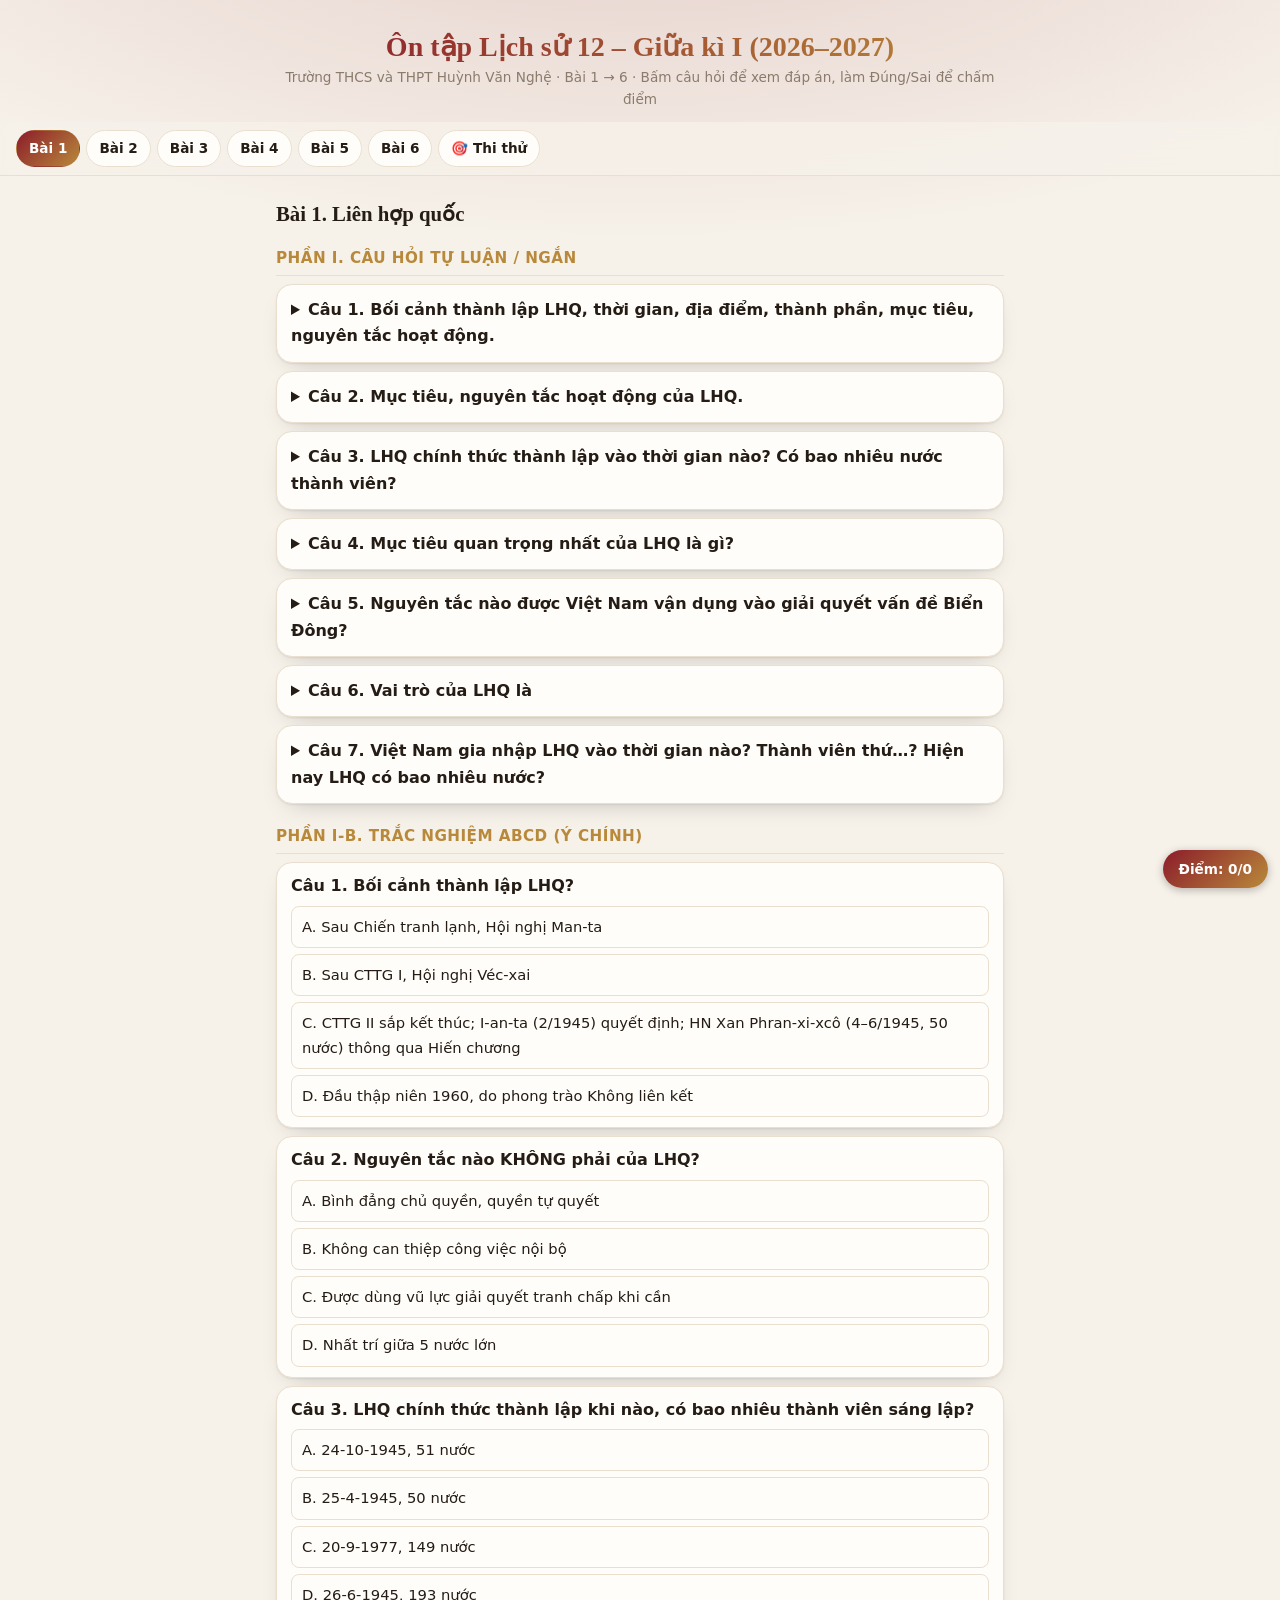
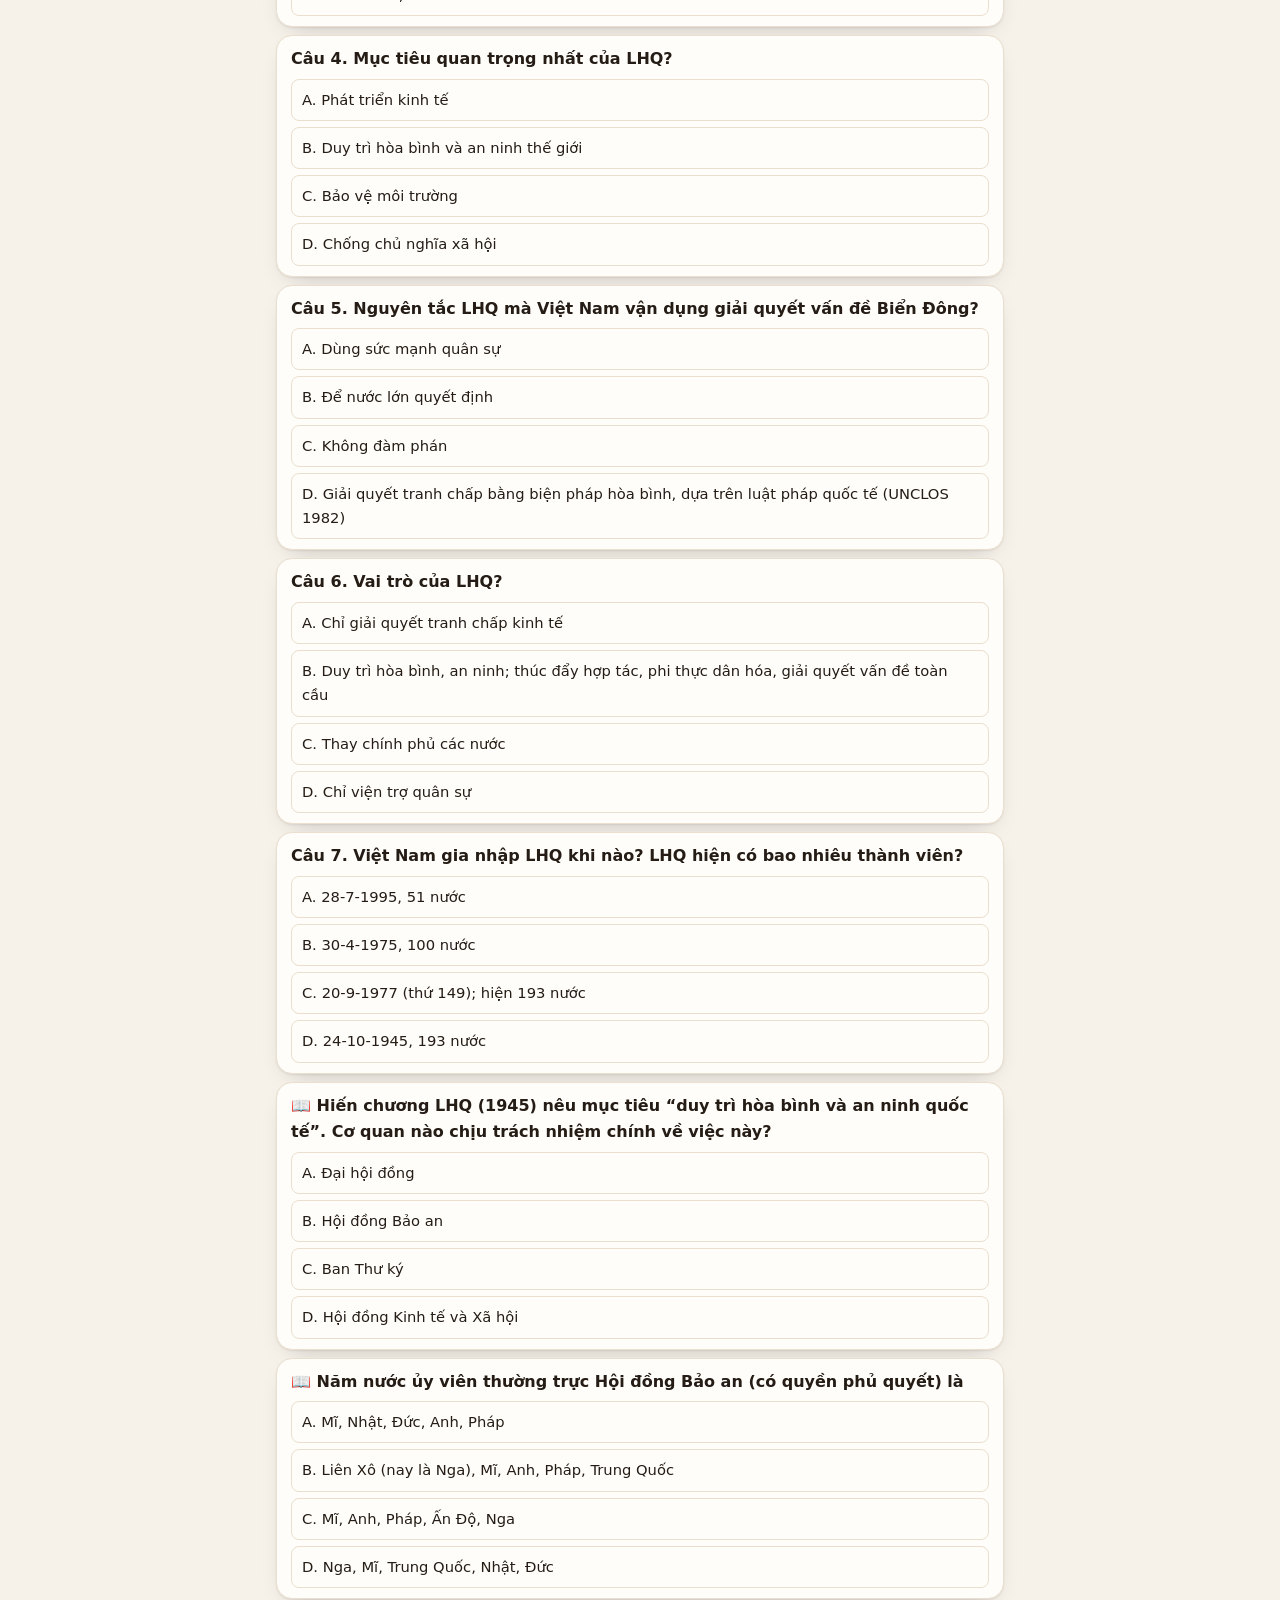
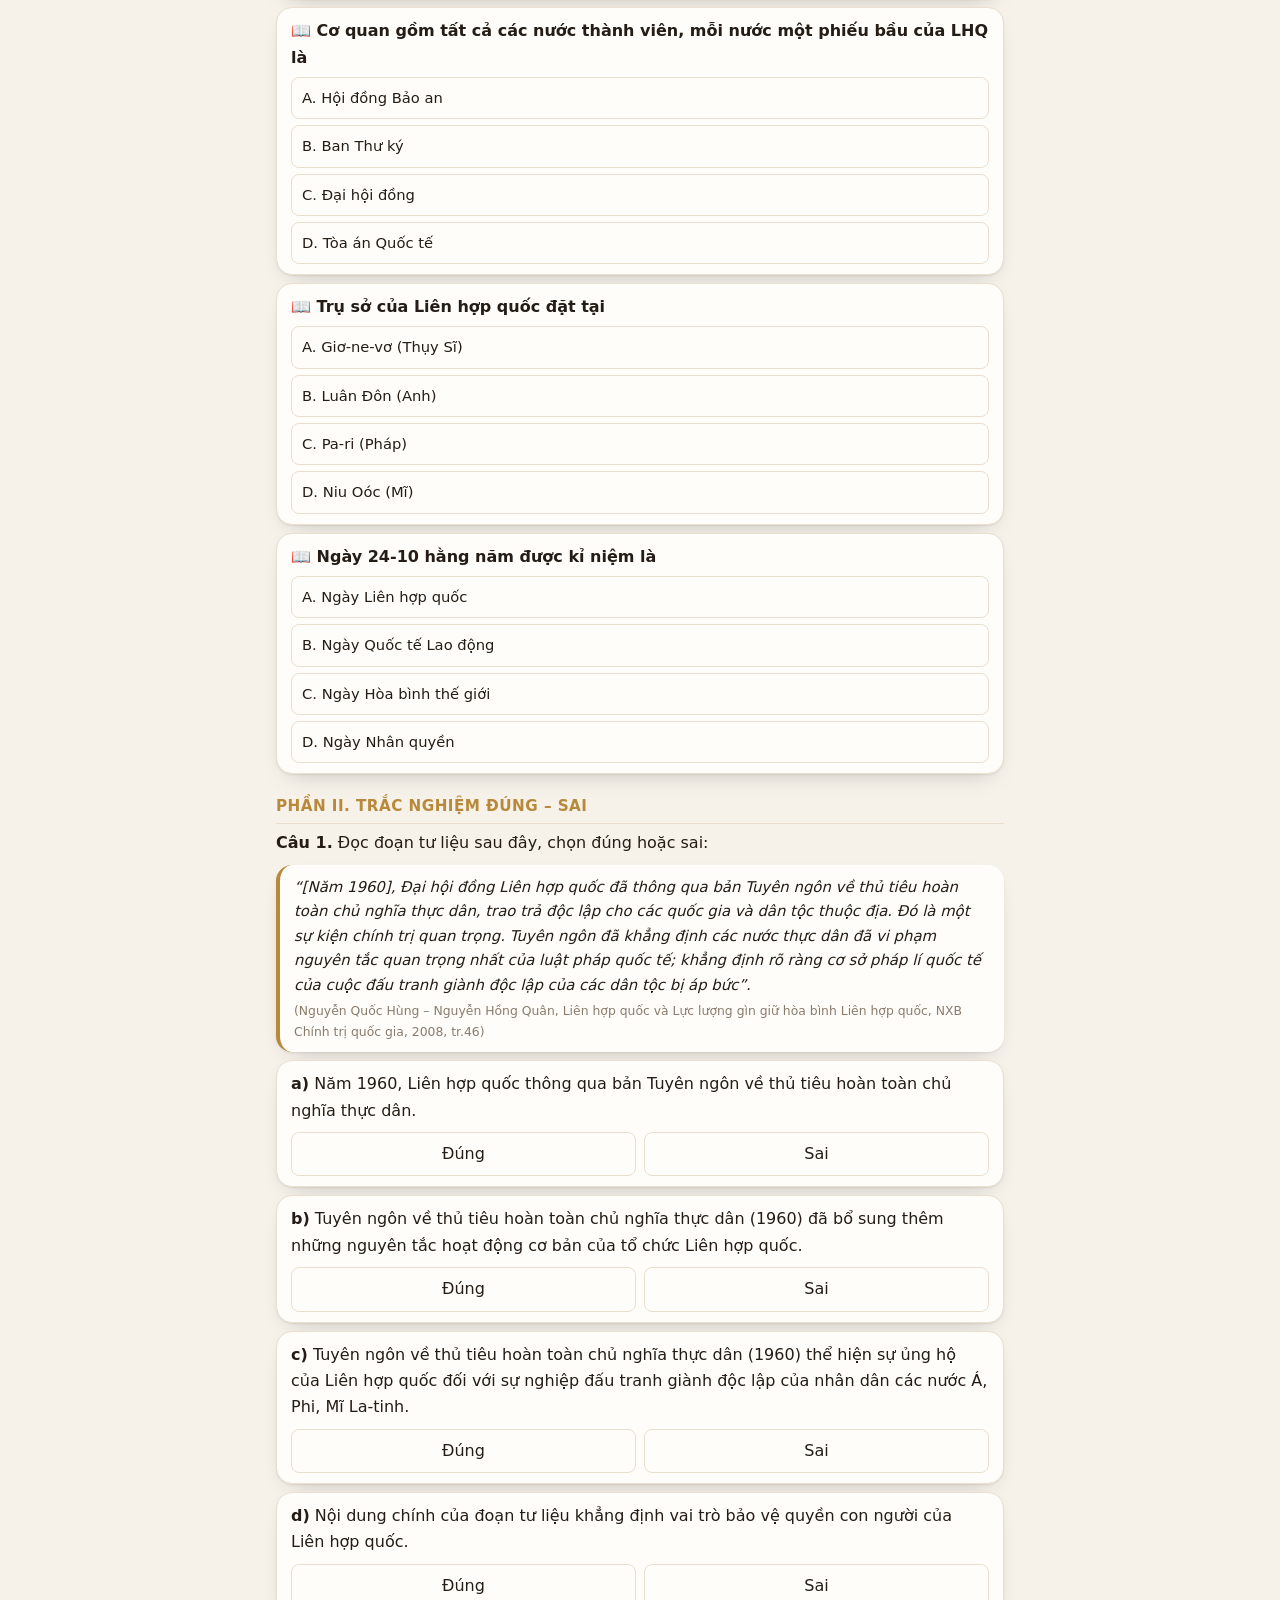
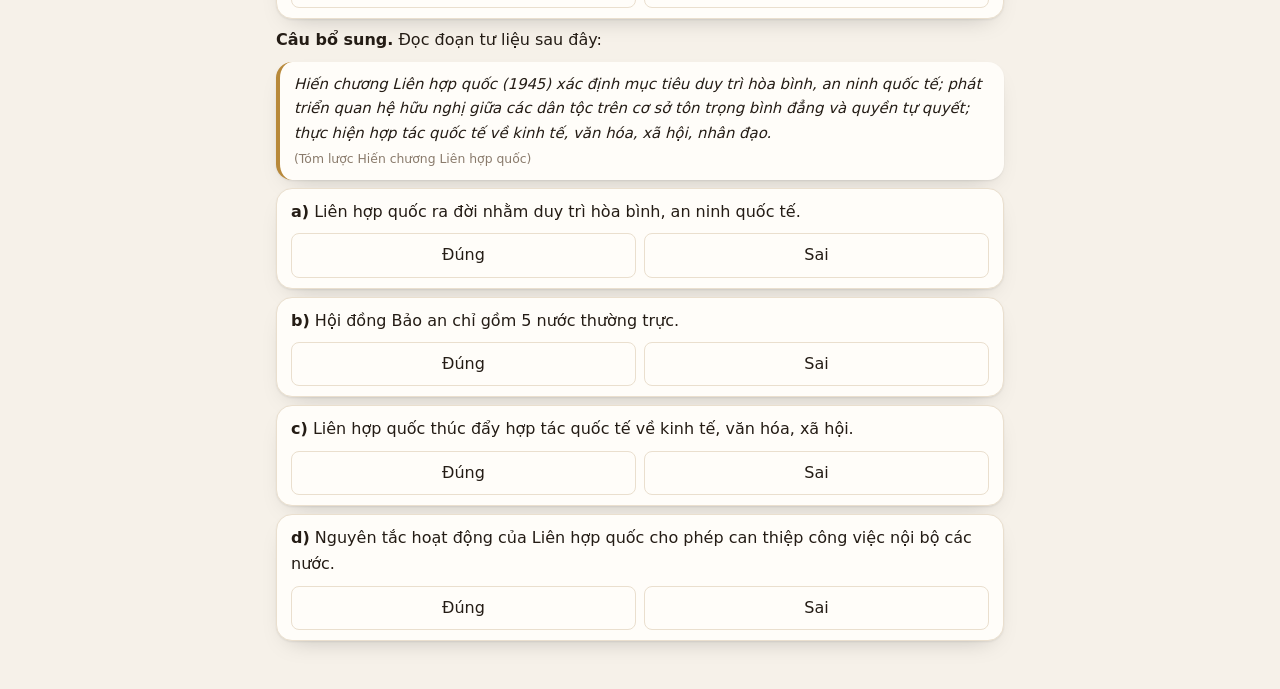
<file: Ôn tập Lịch sử 12 – Giữa kì I.html>
<!DOCTYPE html>
<html lang="vi"><head><meta charset="utf-8">
<meta name="viewport" content="width=device-width, initial-scale=1, viewport-fit=cover">
<title>Ôn tập Lịch sử 12 – Giữa kì I</title>
<style>
:root{--bg:#faf7f2;--card:#fff;--tx:#2a2420;--mu:#7a6f66;--ac:#9b2c2c;--ok:#2f7d4f;--no:#b3261e;--bd:#e6ddd0;box-sizing:border-box;padding-top:env(safe-area-inset-top,0px);padding-bottom:env(safe-area-inset-bottom,0px)}
@media (prefers-color-scheme:dark){:root:not([data-theme="light"]){--bg:#1c1917;--card:#292524;--tx:#f1ebe3;--mu:#a89f94;--ac:#e07a6f;--ok:#5fbf86;--no:#f2847c;--bd:#403a36}}
*{box-sizing:border-box}html,body{margin:0}
body{background:var(--bg);color:var(--tx);font:16px/1.6 Georgia,"Times New Roman",serif}
header{padding:18px 16px 8px;max-width:760px;margin:auto}
h1{font-size:1.35rem;margin:0;color:var(--ac)}header p{margin:2px 0;color:var(--mu);font-size:.85rem}
nav{display:flex;gap:6px;overflow-x:auto;padding:8px 16px;max-width:760px;margin:auto;position:sticky;top:env(safe-area-inset-top,0px);background:var(--bg);z-index:5}
nav button{flex:none;border:1px solid var(--bd);background:var(--card);color:var(--tx);padding:6px 12px;border-radius:99px;font:inherit;font-size:.85rem;cursor:pointer}
nav button.on{background:var(--ac);color:#fff;border-color:var(--ac)}
main{max-width:760px;margin:auto;padding:8px 16px 40px}
h2{font-size:1.1rem;margin:18px 0 8px}h3{font-size:.95rem;color:var(--ac);margin:20px 0 6px;text-transform:uppercase;letter-spacing:.03em}
details{background:var(--card);border:1px solid var(--bd);border-radius:10px;margin:8px 0;padding:10px 14px}
summary{cursor:pointer;font-weight:600}
details div{margin-top:8px;padding-top:8px;border-top:1px dashed var(--bd)}
.src{background:var(--card);border-left:4px solid var(--ac);padding:10px 14px;font-style:italic;border-radius:4px;margin:8px 0;font-size:.93rem}
.src small{display:block;font-style:normal;color:var(--mu);margin-top:4px}
.tf{background:var(--card);border:1px solid var(--bd);border-radius:10px;padding:10px 14px;margin:8px 0}
.row{display:flex;gap:8px;margin-top:8px}
.row button{flex:1;padding:8px;border-radius:8px;border:1px solid var(--bd);background:transparent;color:var(--tx);font:inherit;cursor:pointer}
.fb{margin-top:8px;font-size:.9rem;display:none}.tf.ok{border-color:var(--ok)}.tf.bad{border-color:var(--no)}
.ok .fb{color:var(--ok)}.bad .fb{color:var(--no)}.fb{display:none}.done .fb{display:block}
#sc{position:fixed;right:12px;bottom:calc(12px + env(safe-area-inset-bottom,0px));background:var(--ac);color:#fff;padding:6px 12px;border-radius:99px;font-size:.85rem;box-shadow:0 2px 8px #0004}
.tag{font-size:.75rem;color:var(--mu)}
.mq{background:var(--card);border:1px solid var(--bd);border-radius:10px;padding:10px 14px;margin:8px 0}.mq.ok{border-color:var(--ok)}.mq.bad{border-color:var(--no)}.opts button{display:block;width:100%;text-align:left;margin-top:6px;padding:8px 10px;border-radius:8px;border:1px solid var(--bd);background:transparent;color:var(--tx);font:inherit;font-size:.92rem;cursor:pointer}.opts button.g{background:var(--ok);color:#fff;border-color:var(--ok)}.opts button.r{background:var(--no);color:#fff;border-color:var(--no)}
:root{--bg:#f6f1e9;--card:#fffdf9;--tx:#241c15;--mu:#8a7b6c;--ac:#8c1c2b;--gold:#b8893a;--bd:#eadfce;--ok:#1f7a4c;--no:#b3261e}
@media (prefers-color-scheme:dark){:root:not([data-theme="light"]){--bg:#14110f;--card:#1f1b18;--tx:#f3ece2;--mu:#a99b8b;--ac:#e0707a;--gold:#e0b25c;--bd:#352e29;--ok:#5fc28b;--no:#f28b82}}
body{font:16px/1.65 system-ui,-apple-system,"Segoe UI",Roboto,sans-serif;background:radial-gradient(900px 360px at 50% -120px,color-mix(in srgb,var(--ac) 16%,transparent),transparent),var(--bg);min-height:100vh}
header{text-align:center;padding:30px 16px 10px}
h1{font:700 1.75rem/1.2 Georgia,serif;background:linear-gradient(90deg,var(--ac),var(--gold));-webkit-background-clip:text;background-clip:text;color:transparent}
h2{font:700 1.3rem Georgia,serif}h3{color:var(--gold);border-bottom:1px solid var(--bd);padding-bottom:4px}
nav{max-width:none;justify-content:flex-start;backdrop-filter:blur(14px);-webkit-backdrop-filter:blur(14px);background:color-mix(in srgb,var(--bg) 82%,transparent);border-bottom:1px solid var(--bd)}
nav button{transition:.2s;font-family:inherit;font-weight:600;white-space:nowrap}nav button.on{background:linear-gradient(135deg,var(--ac),var(--gold));border-color:transparent}
.mq,.tf,details,.src{border-radius:16px;box-shadow:0 1px 2px #0001,0 10px 26px -14px #0004}
details{transition:.2s}details[open]{border-color:var(--gold)}summary{padding:2px 0}
.src{border-left-color:var(--gold)}
.opts button,.row button{transition:.15s}.opts button:hover,.row button:hover{border-color:var(--gold);transform:translateY(-1px)}
.opts button.s,.row button.s{border-color:var(--ac);background:color-mix(in srgb,var(--ac) 14%,transparent);font-weight:600}
.opts button.g{background:var(--ok);color:#fff;border-color:var(--ok)}.opts button.r{background:var(--no);color:#fff;border-color:var(--no)}
.tf.ok,.mq.ok{border-color:var(--ok)}.tf.bad,.mq.bad{border-color:var(--no)}
#sc{background:linear-gradient(135deg,var(--ac),var(--gold));font-weight:600;border-radius:99px;padding:8px 16px}
.bar{position:sticky;top:calc(52px + env(safe-area-inset-top,0px));display:flex;justify-content:space-between;background:var(--card);border:1px solid var(--gold);border-radius:12px;padding:8px 14px;font-weight:600;z-index:4}
.go{width:100%;margin:18px 0;padding:14px;border:0;border-radius:14px;background:linear-gradient(135deg,var(--ac),var(--gold));color:#fff;font:700 1rem system-ui;cursor:pointer}
.res{text-align:center;background:var(--card);border:1px solid var(--gold);border-radius:20px;padding:20px;margin:12px 0;box-shadow:0 12px 32px -16px #0005}
.big{font:700 3.4rem Georgia,serif;color:var(--ac);line-height:1}.big small{font-size:1.2rem;color:var(--mu)}
</style></head><body>
<header><h1>Ôn tập Lịch sử 12 – Giữa kì I (2026–2027)</h1><p>Trường THCS và THPT Huỳnh Văn Nghệ · Bài 1 → 6 · Bấm câu hỏi để xem đáp án, làm Đúng/Sai để chấm điểm</p></header>
<nav id="nav"></nav><main id="m"></main><div id="sc">Điểm: 0/0</div>
<script>
const B=[
{t:"Bài 1. Liên hợp quốc",
q:[
["Câu 1. Bối cảnh thành lập LHQ, thời gian, địa điểm, thành phần, mục tiêu, nguyên tắc hoạt động.","Bối cảnh: CTTG II sắp kết thúc, các nước Đồng minh muốn có tổ chức duy trì hòa bình, an ninh sau chiến tranh; Hội nghị I-an-ta (2/1945) quyết định thành lập. Địa điểm: Hội nghị Xan Phran-xi-xcô (Mĩ), 4–6/1945, 50 nước dự, thông qua Hiến chương. Hiệu lực 24-10-1945; có 51 thành viên sáng lập; trụ sở New York. Mục tiêu và nguyên tắc: xem Câu 2."],
["Câu 2. Mục tiêu, nguyên tắc hoạt động của LHQ.","Mục tiêu: duy trì hòa bình, an ninh thế giới; phát triển quan hệ hữu nghị giữa các dân tộc trên cơ sở tôn trọng nguyên tắc bình đẳng và quyền tự quyết; thực hiện hợp tác quốc tế về kinh tế, văn hóa, xã hội, nhân đạo. Nguyên tắc: (1) bình đẳng chủ quyền và quyền tự quyết dân tộc; (2) tôn trọng toàn vẹn lãnh thổ và độc lập chính trị; (3) không can thiệp vào công việc nội bộ; (4) giải quyết tranh chấp bằng biện pháp hòa bình; (5) chung sống hòa bình và nhất trí giữa 5 nước lớn (Liên Xô, Mĩ, Anh, Pháp, Trung Quốc)."],
["Câu 3. LHQ chính thức thành lập vào thời gian nào? Có bao nhiêu nước thành viên?","Chính thức thành lập ngày 24-10-1945 với 51 nước thành viên sáng lập. Hiện nay có 193 nước thành viên."],
["Câu 4. Mục tiêu quan trọng nhất của LHQ là gì?","Duy trì hòa bình và an ninh thế giới."],
["Câu 5. Nguyên tắc nào được Việt Nam vận dụng vào giải quyết vấn đề Biển Đông?","Nguyên tắc giải quyết tranh chấp quốc tế bằng biện pháp hòa bình, không đe dọa dùng vũ lực; tôn trọng độc lập, chủ quyền, toàn vẹn lãnh thổ; dựa trên luật pháp quốc tế (Công ước LHQ về Luật Biển 1982 – UNCLOS)."],
["Câu 6. Vai trò của LHQ là","Duy trì hòa bình, an ninh quốc tế; thúc đẩy quan hệ hữu nghị, hợp tác; giải quyết xung đột, tranh chấp bằng biện pháp hòa bình; thúc đẩy phi thực dân hóa, quyền con người, phát triển bền vững; giải quyết các vấn đề toàn cầu."],
["Câu 7. Việt Nam gia nhập LHQ vào thời gian nào? Thành viên thứ…? Hiện nay LHQ có bao nhiêu nước?","Việt Nam gia nhập ngày 20-9-1977, là thành viên thứ 149. Hiện nay LHQ có 193 nước thành viên."]],
src:"“[Năm 1960], Đại hội đồng Liên hợp quốc đã thông qua bản Tuyên ngôn về thủ tiêu hoàn toàn chủ nghĩa thực dân, trao trả độc lập cho các quốc gia và dân tộc thuộc địa. Đó là một sự kiện chính trị quan trọng. Tuyên ngôn đã khẳng định các nước thực dân đã vi phạm nguyên tắc quan trọng nhất của luật pháp quốc tế; khẳng định rõ ràng cơ sở pháp lí quốc tế của cuộc đấu tranh giành độc lập của các dân tộc bị áp bức”.",
cite:"(Nguyễn Quốc Hùng – Nguyễn Hồng Quân, Liên hợp quốc và Lực lượng gìn giữ hòa bình Liên hợp quốc, NXB Chính trị quốc gia, 2008, tr.46)",
tf:[["Năm 1960, Liên hợp quốc thông qua bản Tuyên ngôn về thủ tiêu hoàn toàn chủ nghĩa thực dân.",1,"Đúng theo tư liệu."],
["Tuyên ngôn về thủ tiêu hoàn toàn chủ nghĩa thực dân (1960) đã bổ sung thêm những nguyên tắc hoạt động cơ bản của tổ chức Liên hợp quốc.",0,"Sai: Tuyên ngôn khẳng định, cụ thể hóa nguyên tắc sẵn có trong Hiến chương chứ không bổ sung nguyên tắc mới."],
["Tuyên ngôn về thủ tiêu hoàn toàn chủ nghĩa thực dân (1960) thể hiện sự ủng hộ của Liên hợp quốc đối với sự nghiệp đấu tranh giành độc lập của nhân dân các nước Á, Phi, Mĩ La-tinh.",1,"Đúng."],
["Nội dung chính của đoạn tư liệu khẳng định vai trò bảo vệ quyền con người của Liên hợp quốc.",0,"Sai: nội dung chính là vai trò thúc đẩy phi thực dân hóa, trao trả độc lập."]]},

{t:"Bài 2. Trật tự thế giới trong Chiến tranh lạnh",
q:[
["Câu 1. Bối cảnh triệu tập Hội nghị I-an-ta, địa điểm, thành phần.","Đầu 1945, CTTG II bước vào giai đoạn kết thúc, nhiều vấn đề cấp bách: nhanh chóng đánh bại phát xít, tổ chức thế giới sau chiến tranh, phân chia thành quả. Thời gian 4–11/2/1945, địa điểm I-an-ta (Liên Xô); thành phần: nguyên thủ 3 cường quốc Liên Xô (Xta-lin), Mĩ (Ru-dơ-ven), Anh (Sớc-sin)."],
["Câu 2. Những quyết định của Hội nghị I-an-ta.","(1) Tiêu diệt tận gốc phát xít Đức và chủ nghĩa quân phiệt Nhật. (2) Thành lập Liên hợp quốc. (3) Liên Xô tham chiến chống Nhật sau khi Đức đầu hàng 2–3 tháng. (4) Phân chia phạm vi ảnh hưởng: Liên Xô – Đông Âu, Đông Đức, Đông Berlin; Mĩ, Anh, Pháp – Tây Âu, Tây Đức; Đức chia 4 khu vực chiếm đóng; Mông Cổ giữ nguyên trạng; Liên Xô được Nam Xa-kha-lin, quần đảo Cu-rin; quân đội Mĩ chiếm Nhật Bản, Triều Tiên chia ở vĩ tuyến 38."],
["Câu 3. Trật tự hai cực I-an-ta là","Là hệ thống quan hệ quốc tế hình thành sau CTTG II theo các thỏa thuận I-an-ta và Pốt-xđam, thế giới chia thành hai phe – tư bản chủ nghĩa và xã hội chủ nghĩa – do hai siêu cường Mĩ và Liên Xô đứng đầu, đối đầu về chính trị, kinh tế, quân sự (Chiến tranh lạnh)."],
["Câu 4. Những quyết định của Hội nghị I-an-ta dẫn đến hệ quả gì?","Hình thành khuôn khổ trật tự thế giới mới – trật tự hai cực I-an-ta; thế giới chia thành hai phe đối lập, Mĩ và Liên Xô đối đầu (Chiến tranh lạnh); LHQ ra đời; chiến tranh cục bộ, tranh chấp ở nhiều khu vực (Triều Tiên, Việt Nam…); đồng thời hạn chế nguy cơ chiến tranh thế giới mới."],
["Câu 5. Trật tự hai cực I-an-ta bắt đầu và kết thúc khi nào? (dẫn chứng cụ thể)","Bắt đầu: 2/1945 từ Hội nghị I-an-ta (củng cố qua Chiến tranh lạnh: Học thuyết Truman 3/1947, kế hoạch Mác-san 1947, NATO 1949, SEV 1949, Vác-sa-va 1955). Kết thúc: Liên Xô tan rã 25-12-1991, Đông Âu sụp đổ (1989–1991), SEV và Vác-sa-va giải thể (1991); tháng 12/1989 hai nước Mĩ – Xô tuyên bố chấm dứt Chiến tranh lạnh (Man-ta)."],
["Câu 6 (bổ sung). Nguyên nhân sụp đổ của trật tự hai cực.","Cuộc chạy đua vũ trang làm Mĩ và Liên Xô suy giảm; Liên Xô khủng hoảng, cải tổ thất bại; Nhật, Tây Âu, Trung Quốc vươn lên; phong trào giải phóng dân tộc và xu thế hòa hoãn."]],
src:"“Bài học của thời kì Chiến tranh lạnh đã chứng tỏ phương thức quan hệ quốc tế lấy đối đầu chính trị – quân sự là chủ yếu không còn phù hợp, phải chịu nhiều tổn thất hoặc thất bại như hai nước Xô – Mỹ và một bị thương, một bị mất. Trong khi đó, phương thức lấy hợp tác và cạnh tranh về kinh tế – chính trị là chính lại thu được nhiều tiến bộ, kết quả như các nước Đức, Nhật và NICs. Sự hưng thịnh hay suy vong của một quốc gia quyết định bởi sức mạnh tổng hợp của quốc gia đó, mà chủ yếu là thực lực kinh tế và khoa học – kĩ thuật”.",
cite:"(Vũ Dương Ninh (Chủ biên), Một số chuyên đề lịch sử thế giới, NXB Đại học Quốc gia Hà Nội, 2001, tr.401)",
tf:[["Hợp tác về kinh tế – chính trị làm suy yếu tiềm lực phát triển của từng nước.",0,"Sai: tư liệu cho thấy hợp tác và cạnh tranh kinh tế là phương thức có nhiều kết quả."],
["“Một bị thương, một bị mất” trong đoạn tư liệu là sự suy yếu của hệ thống xã hội chủ nghĩa và sự tan rã của hệ thống tư bản chủ nghĩa sau Chiến tranh lạnh.",0,"Sai: “một bị thương” là Mĩ, “một bị mất” là Liên Xô (sụp đổ)."],
["Thực lực kinh tế và khoa học – kĩ thuật có vai trò quan trọng đối với sự phát triển của một quốc gia.",1,"Đúng theo câu cuối tư liệu."],
["Thực tiễn quan hệ quốc tế từ sau Chiến tranh lạnh đến nay cho thấy các nước có thể chế chính trị khác nhau đều có vai trò đối với sự hình thành Trật tự thế giới đa cực.",1,"Đúng."]]},

{t:"Bài 3. Trật tự thế giới sau Chiến tranh lạnh",
q:[
["Câu 1. Các xu thế phát triển chính của thế giới sau Chiến tranh lạnh.","Hòa bình, hợp tác và phát triển; trật tự thế giới đa cực, đa trung tâm hình thành; các quốc gia điều chỉnh chiến lược phát triển lấy kinh tế làm trọng tâm; toàn cầu hóa và cách mạng khoa học – công nghệ phát triển mạnh."],
["Câu 2. Sau Chiến tranh lạnh, xu thế nào nổi lên trong quan hệ giữa các quốc gia?","Xu thế hòa bình, hợp tác và phát triển; đối thoại, hợp tác thay cho đối đầu."],
["Câu 3. Quốc gia nào có ưu thế vượt trội về sức mạnh tổng hợp những năm đầu thập niên 1990?","Mĩ."],
["Câu 4. Lĩnh vực nào ngày càng giữ vai trò quan trọng trong quan hệ quốc tế?","Kinh tế."],
["Câu 5. Xu thế chủ đạo trong quan hệ giữa các cường quốc sau Chiến tranh lạnh là","Đối thoại, hợp tác, thỏa hiệp, vừa hợp tác vừa cạnh tranh, tránh xung đột trực tiếp."],
["Câu 6. “Chiếm 2/3 dân số, 90% GDP, 80% thương mại toàn cầu” nói đến nhóm nước nào?","Nhóm G20 (các nền kinh tế lớn nhất thế giới)."],
["Câu 7. Quan hệ quốc tế những năm đầu thế kỉ XXI là","Hòa bình, hợp tác, phát triển là xu thế chính; đồng thời cạnh tranh chiến lược giữa các nước lớn, xung đột cục bộ, khủng bố, tranh chấp lãnh thổ vẫn diễn ra; trật tự đa cực đang hình thành."],
["Câu 8. Vì sao các quốc gia điều chỉnh chiến lược phát triển, tập trung vào kinh tế?","Chiến tranh lạnh kết thúc, hòa bình lâu dài; kinh tế là nền tảng của sức mạnh tổng hợp; cách mạng khoa học – công nghệ, toàn cầu hóa tạo thời cơ và thách thức, các nước muốn tăng thực lực để nâng cao vị thế."]],
src:"“Trật tự thế giới mới này được hình thành như thế nào, còn tuỳ thuộc ở nhiều nhân tố: Sự phát triển về thực lực kinh tế, chính trị, quân sự của các cường quốc Mỹ, Nga, Trung Quốc, Anh, Pháp, Nhật Bản, Đức trong cuộc chạy đua về sức mạnh quốc gia tổng hợp… Sự lớn mạnh của lực lượng cách mạng thế giới (sự thành bại của công cuộc cải cách, đổi mới ở các nước xã hội chủ nghĩa…); Sự phát triển của cách mạng khoa học – kĩ thuật sẽ còn tiếp tục tạo ra những ‘đột phá’ và biến chuyển trên cục diện thế giới”.",
cite:"(Nguyễn Anh Thái (Chủ biên), Lịch sử thế giới hiện đại, NXB Giáo dục Việt Nam, 2021, tr.424)",
tf:[["Đoạn tư liệu đề cập nội dung chính là Trật tự thế giới hai cực I-an-ta.",0,"Sai: nói về sự hình thành trật tự thế giới mới (đa cực) sau Chiến tranh lạnh."],
["Anh, Pháp ngày càng trở thành những cực lớn nhất trong trật tự thế giới đa cực từ sau Chiến tranh thế giới thứ hai.",0,"Sai: Mĩ, Trung Quốc… mới là các trung tâm lớn; Anh, Pháp không phải cực lớn nhất."],
["Sự phát triển của cách mạng khoa học – kĩ thuật là một trong những nhân tố tác động đến sự hình thành trật tự thế giới mới.",1,"Đúng."],
["Sức mạnh tổng hợp của các cường quốc Mỹ, Nga, Trung Quốc, Anh, Pháp, Nhật Bản, Đức sẽ góp phần định hình trật tự thế giới mới.",1,"Đúng."]]},

{t:"Bài 4. Sự ra đời và phát triển của ASEAN",
q:[
["Câu 1. ASEAN được thành lập vào thời gian nào? Ở đâu?","Ngày 8-8-1967, tại Băng Cốc (Thái Lan)."],
["Câu 2. Những quốc gia nào là thành viên sáng lập ASEAN?","5 nước: In-đô-nê-xi-a, Ma-lai-xi-a, Phi-líp-pin, Xin-ga-po, Thái Lan."],
["Câu 3. Văn kiện nào đánh dấu sự ra đời của ASEAN?","Tuyên bố Băng Cốc (8-8-1967)."],
["Câu 4. Mục tiêu thành lập ASEAN là","Thúc đẩy hợp tác phát triển kinh tế, văn hóa, giáo dục, xã hội; duy trì hòa bình, ổn định khu vực; tăng cường tinh thần hợp tác và hiểu biết lẫn nhau."],
["Câu 5. Mục tiêu tổng quát của ASEAN là","Xây dựng Đông Nam Á hòa bình, ổn định, phát triển bền vững; tăng cường hợp tác, đoàn kết, gắn kết; nâng cao vị thế khu vực (Hiến chương ASEAN 2007)."],
["Câu 6. Việt Nam chính thức gia nhập ASEAN vào thời gian nào?","Ngày 28-7-1995, là thành viên thứ 7."],
["Câu 7. Nêu các giai đoạn phát triển của ASEAN.","(1) 1967–1976: ASEAN thành lập, hợp tác lỏng lẻo, chưa có hiệu quả. (2) 1976–1999: Hiệp ước Ba-li, mở rộng thành viên, đẩy mạnh hợp tác. (3) Từ 1999 đến nay: hoàn thành 10 nước, xây dựng và phát triển Cộng đồng ASEAN (2015)."],
["Câu 8. Thành tựu chính trị – an ninh của ASEAN giai đoạn 1976–1999?","Ký Hiệp ước thân thiện và hợp tác (Hiệp ước Ba-li, 1976); Tuyên bố Hòa hợp ASEAN; giải quyết vấn đề Campuchia; Hiệp ước Đông Nam Á không có vũ khí hạt nhân (1995); lập ARF (1994); kết nạp Việt Nam (1995), Lào, Mi-an-ma (1997), Cam-pu-chia (1999) – ASEAN gồm 10 nước."]],
src:"“Đến năm 2020, ASEAN sẽ thiết lập được một Đông Nam Á hoà bình và ổn định, ở đó mỗi nước sống bình yên, những nguyên nhân xung đột đã được loại bỏ qua việc tôn trọng công lý, luật pháp và tăng cường tinh thần tự cường quốc gia và khu vực,… toàn bộ Đông Nam Á sẽ là một Cộng đồng ASEAN nhận thức được các mối liên hệ lịch sử của mình, hiểu rõ di sản văn hoá của mình và gắn bó với nhau bằng một bản sắc chung của khu vực”.",
cite:"(Trích: Tầm nhìn ASEAN 2020)",
tf:[["Nội dung Tầm nhìn ASEAN 2020 hướng đến xây dựng một ASEAN hoà bình và ổn định.",1,"Đúng."],
["Tầm nhìn ASEAN 2020 là văn bản đầu tiên đề xuất ý tưởng xây dựng cộng đồng ASEAN.",0,"Sai theo đáp án đã ghi: ý tưởng Cộng đồng chính thức được đề cập trong Tuyên bố Ba-li II (2003)."],
["Đến năm 2007, Cộng đồng ASEAN chính thức thành lập.",0,"Sai: Cộng đồng ASEAN thành lập 31-12-2015 (2007 là năm ký Hiến chương)."],
["Tầm nhìn ASEAN 2020 hướng đến xây dựng một cộng đồng ASEAN gắn bó với nhau bằng một bản sắc chung của khu vực.",1,"Đúng."]]},

{t:"Bài 5. Cộng đồng ASEAN: từ ý tưởng đến hiện thực",
q:[
["Câu 1. Ý tưởng xây dựng Cộng đồng ASEAN khởi nguồn năm nào? Chính thức đề cập trong văn kiện nào?","Khởi nguồn từ Tầm nhìn ASEAN 2020 (1997); chính thức đề cập trong Tuyên bố Ba-li II (Hòa hợp ASEAN II, 2003)."],
["Câu 2. Cộng đồng ASEAN chính thức được thành lập vào thời gian nào?","Ngày 31-12-2015."],
["Câu 3. Mục tiêu chủ yếu của việc xây dựng Cộng đồng ASEAN là gì?","Tăng cường gắn kết, hợp tác; bảo đảm hòa bình, ổn định lâu dài; cùng thịnh vượng; nâng cao vị thế, vai trò của ASEAN."],
["Câu 4. Cộng đồng ASEAN xây dựng dựa trên những trụ cột nào?","3 trụ cột: Cộng đồng Chính trị – An ninh (APSC), Cộng đồng Kinh tế (AEC), Cộng đồng Văn hóa – Xã hội (ASCC)."],
["Câu 5. Nội dung chính của Cộng đồng Chính trị – An ninh ASEAN?","Duy trì hòa bình, an ninh, ổn định khu vực; giải quyết tranh chấp bằng biện pháp hòa bình; tăng cường hợp tác an ninh, chống khủng bố, tội phạm xuyên quốc gia; xây dựng khu vực dựa trên luật lệ."],
["Câu 6. Nội dung chính của Cộng đồng Kinh tế ASEAN?","Xây dựng thị trường và cơ sở sản xuất thống nhất; tự do lưu chuyển hàng hóa, dịch vụ, đầu tư, vốn, lao động có tay nghề; thu hẹp khoảng cách phát triển; hội nhập kinh tế toàn cầu."],
["Câu 7. Nội dung chính của Cộng đồng Văn hóa – Xã hội ASEAN?","Xây dựng cộng đồng đùm bọc, chia sẻ; nâng cao đời sống, giáo dục, y tế, bảo vệ môi trường; bảo tồn bản sắc văn hóa; xây dựng bản sắc chung ASEAN."],
["Câu 8. Thách thức và triển vọng của Cộng đồng ASEAN?","Thách thức: chênh lệch phát triển, bất đồng, tranh chấp (Biển Đông), cạnh tranh nước lớn, an ninh phi truyền thống. Triển vọng: Tầm nhìn ASEAN 2025, kinh tế tăng trưởng, hội nhập sâu, giữ vai trò trung tâm khu vực."]],
src:"“Cộng đồng ASEAN sẽ được thành lập gồm ba trụ cột là hợp tác chính trị và an ninh, hợp tác kinh tế và hợp tác văn hoá – xã hội được gắn kết chặt chẽ và cùng tăng cường cho mục đích đảm bảo hoà bình, ổn định lâu dài và cùng thịnh vượng trong khu vực”.",
cite:"(Trích: Tuyên bố Ba-li II (2003), Nguồn: Bộ Ngoại giao)",
tf:[["Theo nội dung tư liệu, Cộng đồng ASEAN ra đời và hoạt động dựa trên ba trụ cột nhằm tăng cường sự hợp tác, gắn kết giữa các nước trong khu vực.",1,"Đúng."],
["Trong ba trụ cột của Cộng đồng ASEAN, trụ cột về văn hoá – xã hội được các thành viên xác định là quan trọng nhất.",0,"Sai: ba trụ cột có vai trò gắn kết, không trụ cột nào được xác định quan trọng nhất."],
["Một trong những mục tiêu thành lập Cộng đồng ASEAN là hướng tới duy trì hoà bình ổn định và thịnh vượng của khu vực Đông Nam Á.",1,"Đúng."],
["Ba trụ cột của Cộng đồng ASEAN được thành lập phản ánh quy luật tất yếu của sự hợp tác giữa các nước trong xu thế hoà hoãn Đông – Tây.",0,"Sai: phản ánh xu thế toàn cầu hóa, hợp tác khu vực sau Chiến tranh lạnh."]]},

{t:"Bài 6. Cách mạng tháng Tám 1945",
q:[
["Câu 1. Nguyên nhân khách quan dẫn tới thắng lợi của Cách mạng tháng Tám","Phát xít Nhật đầu hàng Đồng minh (15-8-1945), quân Nhật ở Đông Dương hoang mang, kẻ thù trực tiếp gục ngã, tạo thời cơ “ngàn năm có một”."],
["Câu 2. Thời cơ của Tổng khởi nghĩa kết thúc khi nào?","Khi quân Đồng minh (Trung Hoa Dân quốc, Anh) vào Đông Dương giải giáp quân Nhật (từ tháng 9-1945)."],
["Câu 3. Quyết định quan trọng của Hội nghị toàn quốc của Đảng tại Tân Trào (8/1945)?","Hội nghị 14–15/8/1945: quyết định phát động Tổng khởi nghĩa giành chính quyền trước khi quân Đồng minh vào; ba nguyên tắc (tập trung, thống nhất, kịp thời); thành lập Ủy ban Khởi nghĩa toàn quốc."],
["Câu 4. Quyết định của Đại hội Quốc dân tại Tân Trào?","16–17/8/1945: tán thành chủ trương Tổng khởi nghĩa; thông qua 10 chính sách của Việt Minh; lập Ủy ban Dân tộc giải phóng (Chính phủ lâm thời) do Hồ Chí Minh làm Chủ tịch; quy định quốc kì, quốc ca."],
["Câu 5. Những địa phương giành chính quyền sớm nhất là","Bắc Giang, Hải Dương, Hà Tĩnh, Quảng Nam (từ 14 đến 18/8/1945)."],
["Câu 6. Những địa phương giành chính quyền muộn nhất là","Đồng Nai Thượng, Hà Tiên, Bạc Liêu (cuối tháng 8/1945)."],
["Câu 7. Khởi nghĩa giành chính quyền ở Hà Nội thắng lợi vào ngày nào?","19-8-1945."],
["Câu 8. Khởi nghĩa giành chính quyền ở Huế thắng lợi ngày nào?","23-8-1945."],
["Câu 9. Khởi nghĩa giành chính quyền ở Sài Gòn thắng lợi ngày nào?","25-8-1945."],
["Câu 10. Ngày 2-9-1945 tại Quảng trường Ba Đình, Chủ tịch Hồ Chí Minh đã thực hiện sự kiện nào?","Đọc Tuyên ngôn Độc lập, khai sinh nước Việt Nam Dân chủ Cộng hòa."],
["Câu 11. Chế độ phong kiến Việt Nam chấm dứt khi nào? Vị vua cuối cùng là ai?","Chấm dứt ngày 30-8-1945 khi Bảo Đại thoái vị; vua cuối cùng là Bảo Đại (triều Nguyễn)."],
["Câu 12. Nguyên nhân thắng lợi của Cách mạng tháng Tám 1945","Khách quan: Nhật đầu hàng Đồng minh, tạo thời cơ. Chủ quan: truyền thống yêu nước của dân tộc; sự lãnh đạo sáng suốt của Đảng đứng đầu là Hồ Chí Minh với đường lối đúng đắn, nghệ thuật chỉ đạo khởi nghĩa; sự chuẩn bị lâu dài (15 năm), Mặt trận Việt Minh, lực lượng chính trị – vũ trang, căn cứ địa; toàn dân đoàn kết, kiên quyết nổi dậy."],
["Câu 13. Ý nghĩa lịch sử của Cách mạng tháng Tám 1945","Phá tan xiềng xích thực dân gần 100 năm, lật đổ phong kiến, lập nước VNDCCH; mở ra kỉ nguyên độc lập, tự do, nhân dân làm chủ; Đảng trở thành đảng cầm quyền; góp phần vào thắng lợi của lực lượng dân chủ chống phát xít; cổ vũ phong trào giải phóng dân tộc thế giới."],
["Câu 14. Bài học kinh nghiệm của Cách mạng tháng Tám 1945","Giữ vững độc lập dân tộc gắn với chủ nghĩa xã hội; xây dựng khối đại đoàn kết toàn dân; kết hợp lực lượng chính trị và vũ trang; nắm bắt thời cơ, kiên quyết, kịp thời khởi nghĩa; xây dựng Đảng vững mạnh, chuẩn bị chu đáo."]],
multi:[
{src:"“Chẳng những giai cấp lao động và nhân dân Việt Nam ta có thể tự hào, mà giai cấp lao động và những dân tộc bị áp bức nơi khác cũng có thể tự hào rằng: Lần này là lần đầu tiên trong lịch sử cách mạng của các dân tộc thuộc địa và nửa thuộc địa, một Đảng mới 15 tuổi đã lãnh đạo cách mạng thành công, đã nắm chính quyền toàn quốc”.",cite:"(Hồ Chí Minh, Báo cáo chính trị tại Đại hội đại biểu toàn quốc lần thứ II của Đảng Cộng sản Việt Nam (1951), Toàn tập, Tập 7, NXB Chính trị Quốc gia Sự thật, 2011, tr.25)",
tf:[["Với thành công của Cách mạng tháng Tám năm 1945, Đảng Cộng sản Đông Dương đã trở thành đảng cầm quyền.",1,"Đúng.",1],
["Cách mạng tháng Tám năm 1945 gắn liền với vai trò lãnh đạo của Đảng Cộng sản Đông Dương.",1,"Đúng.",1],
["Cách mạng tháng Tám năm 1945 thắng lợi, mở đầu kỉ nguyên mới: Kỉ nguyên cả nước độc lập, thống nhất đi lên chủ nghĩa xã hội.",0,"Sai: mở đầu kỉ nguyên độc lập, tự do; cả nước thống nhất đi lên CNXH từ 1975–1976.",1],
["Cách mạng tháng Tám ở Việt Nam mang tính chất dân chủ, góp phần vào giải phóng con người.",1,"Đúng.",1]]},
{src:"“Cách mạng tháng Tám… kết hợp tài tình đấu tranh chính trị và đấu tranh quân sự, một cuộc nổi dậy ở cả nông thôn và thành thị khắp Bắc, Trung, Nam mà đòn quyết định là các cuộc khởi nghĩa ở Hà Nội, Huế, Sài Gòn và ở các thành phố quan trọng khác. Hành động mau lẹ của Đảng ta chuyển nhanh từ chiến tranh du kích cục bộ ở nông thôn sang phát động tuyệt đại đa số quần chúng nhất tề đứng lên cùng với lực lượng vũ trang mới tổ chức và ít ỏi lúc ban đầu, tiến hành tổng khởi nghĩa ở thành thị là một chủ trương vô cùng sáng suốt của Trung ương Đảng lúc bấy giờ trong việc nắm thời cơ”.",cite:"(Lê Duẩn, Tuyển tập, Tập 2, NXB Chính trị quốc gia, Hà Nội, 2008, tr.786)",
tf:[["Cách mạng tháng Tám năm 1945 ở Việt Nam mang đặc điểm độc đáo là có sự kết hợp giữa sử dụng lực lượng chính trị và lực lượng vũ trang ba thứ quân.",0,"Sai theo đáp án đã ghi."],
["Tiến trình của cuộc Tổng khởi nghĩa tháng Tám năm 1945 ở Việt Nam phát triển từ chiến tranh du kích cục bộ ở địa phương lên chiến tranh chính quy trên phạm vi cả nước.",0,"Sai: Tổng khởi nghĩa chủ yếu dựa vào lực lượng chính trị của quần chúng, không phải chiến tranh chính quy."],
["Trong Cách mạng tháng Tám, khởi nghĩa nổ ra đồng loạt ở các địa phương, thắng lợi ở mỗi địa phương có vai trò, vị trí như nhau.",0,"Sai: các cuộc khởi nghĩa ở Hà Nội, Huế, Sài Gòn có vai trò quyết định."],
["Nét đặc sắc về nghệ thuật chỉ đạo khởi nghĩa của Đảng là tận dụng thời cơ để đẩy lùi nguy cơ; kết hợp sức mạnh các lực lượng dân tộc và giành chính quyền trên cả hai địa bàn chiến lược.",1,"Đúng."]]},
{src:"“Sự đầu hàng của Chính phủ Nhật đã đẩy quân Nhật đang chiếm đóng ở Đông Dương vào tình thế tuyệt vọng như rắn mất đầu, hoang mang dao động đến cực độ. Chính phủ Trần Trọng Kim rệu rã… Trước tình hình như vậy, Hồ Chí Minh mặc dù đang ốm nặng đã sáng suốt nhận thức rằng: ‘Lúc này thời cơ thuận lợi đã tới, dù hi sinh tới đâu, dù phải đốt cháy cả dãy Trường Sơn cũng phải kiên quyết giành cho được độc lập’. Như đã nói, đây không chỉ là sự nhận thức khách quan khoa học mà còn biểu hiện quyết tâm đấu tranh giành chính quyền khi thời cơ đã có. Sự kết hợp giữa tình hình khách quan và nhận thức chủ quan một cách chính xác là một trong những điều kiện đưa cách mạng đến thắng lợi”.",cite:"(Phan Ngọc Liên (Chủ biên), Cách mạng tháng Tám năm 1945 – Toàn cảnh, NXB Từ điển bách khoa, Hà Nội, 2015, tr.48)",
tf:[["Phát xít Đức đầu hàng đã tạo ra thời cơ thuận lợi “ngàn năm có một” cho cách mạng Việt Nam.",0,"Sai: là việc phát xít Nhật đầu hàng Đồng minh."],
["Sự thống nhất trong hành động và quyết tâm giành chính quyền của nhân dân Việt Nam là một trong những yếu tố làm nên thắng lợi của Cách mạng tháng Tám năm 1945.",1,"Đúng.",1],
["Cách mạng tháng Tám năm 1945 ở Việt Nam có sự kết hợp giữa yếu tố khách quan thuận lợi với yếu tố chủ quan (đóng vai trò quyết định) là một nhận thức khoa học.",1,"Đúng.",1],
["Nhận thức rõ yếu tố thời cơ đan xen yếu tố nguy cơ, Đảng và Hồ Chí Minh đã hành động kịp thời và kiên quyết phát động toàn quốc đứng lên giành chính quyền.",1,"Đúng.",1]]}]}
];
const M=[
[["Câu 1. Bối cảnh thành lập LHQ?",["Sau Chiến tranh lạnh, Hội nghị Man-ta","Sau CTTG I, Hội nghị Véc-xai","CTTG II sắp kết thúc; I-an-ta (2/1945) quyết định; HN Xan Phran-xi-xcô (4–6/1945, 50 nước) thông qua Hiến chương","Đầu thập niên 1960, do phong trào Không liên kết"],2],
["Câu 2. Nguyên tắc nào KHÔNG phải của LHQ?",["Bình đẳng chủ quyền, quyền tự quyết","Không can thiệp công việc nội bộ","Được dùng vũ lực giải quyết tranh chấp khi cần","Nhất trí giữa 5 nước lớn"],2],
["Câu 3. LHQ chính thức thành lập khi nào, có bao nhiêu thành viên sáng lập?",["24-10-1945, 51 nước","25-4-1945, 50 nước","20-9-1977, 149 nước","26-6-1945, 193 nước"],0],
["Câu 4. Mục tiêu quan trọng nhất của LHQ?",["Phát triển kinh tế","Duy trì hòa bình và an ninh thế giới","Bảo vệ môi trường","Chống chủ nghĩa xã hội"],1],
["Câu 5. Nguyên tắc LHQ mà Việt Nam vận dụng giải quyết vấn đề Biển Đông?",["Dùng sức mạnh quân sự","Để nước lớn quyết định","Không đàm phán","Giải quyết tranh chấp bằng biện pháp hòa bình, dựa trên luật pháp quốc tế (UNCLOS 1982)"],3],
["Câu 6. Vai trò của LHQ?",["Chỉ giải quyết tranh chấp kinh tế","Duy trì hòa bình, an ninh; thúc đẩy hợp tác, phi thực dân hóa, giải quyết vấn đề toàn cầu","Thay chính phủ các nước","Chỉ viện trợ quân sự"],1],
["Câu 7. Việt Nam gia nhập LHQ khi nào? LHQ hiện có bao nhiêu thành viên?",["28-7-1995, 51 nước","30-4-1975, 100 nước","20-9-1977 (thứ 149); hiện 193 nước","24-10-1945, 193 nước"],2]],
[["Câu 1. Hội nghị I-an-ta: thời gian, địa điểm, thành phần?",["7–8/1945, Pốt-xđam; Mĩ–Xô–Anh","4–11/2/1945, I-an-ta (Liên Xô); Xta-lin, Ru-dơ-ven, Sớc-sin","2/1945, Mát-xcơ-va; Xta-lin, Hít-le","1943, Tê-hê-ran"],1],
["Câu 2. Quyết định nào KHÔNG thuộc Hội nghị I-an-ta?",["Thành lập Liên hợp quốc","Liên Xô tham chiến chống Nhật","Phân chia phạm vi ảnh hưởng","Mĩ rút hết quân khỏi châu Âu"],3],
["Câu 3. Trật tự hai cực I-an-ta là?",["Thế giới nhiều trung tâm quyền lực","Các nước cùng hợp tác","Thế giới chia hai phe TBCN–XHCN do Mĩ và Liên Xô đứng đầu, đối đầu","Các nước Á – Phi lãnh đạo"],2],
["Câu 4. Hệ quả của các quyết định I-an-ta?",["Hình thành trật tự hai cực, Chiến tranh lạnh","Chiến tranh thế giới thứ ba","Xóa bỏ phạm vi ảnh hưởng","Thế giới đơn cực"],0],
["Câu 5. Trật tự hai cực bắt đầu và kết thúc?",["1947 – 1975","1945 – 1975","1949 – 1989","2/1945 – 1991 (Liên Xô tan rã)"],3],
["Câu 6. Nguyên nhân sụp đổ trật tự hai cực?",["Mĩ thắng Liên Xô quân sự","Chạy đua vũ trang làm suy yếu; Liên Xô khủng hoảng, cải tổ thất bại; Nhật, Tây Âu vươn lên","Phong trào Không liên kết","Chiến tranh thế giới mới"],1]],
[["Câu 1. Xu thế phát triển chính sau Chiến tranh lạnh?",["Đối đầu hai phe","Hòa bình, hợp tác, phát triển; đa cực; kinh tế làm trọng tâm","Chạy đua vũ trang","Biệt lập"],1],
["Câu 2. Xu thế nổi lên trong quan hệ giữa các quốc gia?",["Phân chia phạm vi ảnh hưởng","Liên minh quân sự","Đối thoại, hợp tác thay đối đầu","Đối đầu trực tiếp"],2],
["Câu 3. Quốc gia vượt trội sức mạnh tổng hợp đầu thập niên 1990?",["Mĩ","Nhật Bản","Đức","Trung Quốc"],0],
["Câu 4. Lĩnh vực ngày càng quan trọng trong quan hệ quốc tế?",["Quân sự","Kinh tế","Tôn giáo","Ý thức hệ"],1],
["Câu 5. Xu thế chủ đạo giữa các cường quốc?",["Đối đầu trực tiếp","Chiến tranh tổng lực","Liên minh quân sự","Đối thoại, hợp tác, thỏa hiệp, tránh xung đột trực tiếp"],3],
["Câu 6. “2/3 dân số, 90% GDP, 80% thương mại toàn cầu” là nhóm nước nào?",["G7","BRICS","ASEAN","G20"],3],
["Câu 7. Quan hệ quốc tế đầu thế kỉ XXI?",["Hòa bình, hợp tác là chính, còn xung đột cục bộ, khủng bố, cạnh tranh chiến lược","Hoàn toàn hòa bình","Chiến tranh lạnh mới","Hai cực"],0],
["Câu 8. Vì sao các nước tập trung vào kinh tế?",["Do Mĩ yêu cầu","Hết mọi nguy cơ chiến tranh","Kinh tế là nền tảng sức mạnh tổng hợp; hòa bình, toàn cầu hóa, cách mạng KH-CN","Quân sự không còn quan trọng"],2]],
[["Câu 1. ASEAN thành lập khi nào, ở đâu?",["8-8-1967, Gia-các-ta","8-8-1967, Băng Cốc (Thái Lan)","1-1-1967, Ma-ni-la","28-7-1995, Hà Nội"],1],
["Câu 2. Thành viên sáng lập ASEAN?",["In-đô-nê-xi-a, Ma-lai-xi-a, Phi-líp-pin, Xin-ga-po, Thái Lan","Việt Nam, Lào, Cam-pu-chia, Thái Lan, Xin-ga-po","Bru-nây, Mi-an-ma, Phi-líp-pin, Thái Lan, Lào","Việt Nam, In-đô-nê-xi-a, Ma-lai-xi-a, Bru-nây, Lào"],0],
["Câu 3. Văn kiện đánh dấu sự ra đời của ASEAN?",["Hiệp ước Ba-li","Hiến chương ASEAN","Tuyên bố Băng Cốc","Tầm nhìn ASEAN 2020"],2],
["Câu 4. Mục tiêu thành lập ASEAN?",["Liên minh quân sự chống CNXH","Hợp tác phát triển kinh tế, văn hóa; duy trì hòa bình, ổn định khu vực","Thống nhất tiền tệ","Hợp nhất thành một quốc gia"],1],
["Câu 5. Mục tiêu tổng quát của ASEAN?",["Liên minh quân sự","Thống nhất lãnh thổ","Đối đầu nước lớn","Xây dựng Đông Nam Á hòa bình, ổn định, gắn kết, phát triển bền vững"],3],
["Câu 6. Việt Nam gia nhập ASEAN khi nào?",["1967","1999","28-7-1995 (thành viên thứ 7)","1997"],2],
["Câu 7. Các giai đoạn phát triển của ASEAN?",["1967–1976 phát triển mạnh; 1976–1999 suy yếu","1967–1976 hợp tác lỏng lẻo; 1976–1999 Hiệp ước Ba-li, mở rộng; từ 1999 xây dựng Cộng đồng","1967–1999 mở rộng; từ 1999 giải thể","1976–1995 thành lập; từ 1995 Cộng đồng"],1],
["Câu 8. Thành tựu chính trị – an ninh 1976–1999?",["Hiệp ước Ba-li 1976, SEANWFZ 1995, kết nạp đủ 10 nước 1999","Cộng đồng ASEAN 2015","Hiến chương ASEAN 2007","Tuyên bố Băng Cốc 1967"],0]],
[["Câu 1. Ý tưởng Cộng đồng ASEAN khởi nguồn và văn kiện chính thức đề cập?",["1967 – Tuyên bố Băng Cốc","1997 – Tầm nhìn ASEAN 2020; chính thức: Tuyên bố Ba-li II (2003)","2007 – Hiến chương","1995 – Hiệp ước SEANWFZ"],1],
["Câu 2. Cộng đồng ASEAN chính thức thành lập?",["1-1-2007","8-8-2020","31-12-2015","1-1-1999"],2],
["Câu 3. Mục tiêu chủ yếu của Cộng đồng ASEAN?",["Gắn kết, hòa bình ổn định lâu dài, cùng thịnh vượng","Liên minh quân sự","Hợp nhất chính trị","Chống nước ngoài"],0],
["Câu 4. Ba trụ cột của Cộng đồng ASEAN?",["Quân sự – Kinh tế – Tôn giáo","Chính trị – Tiền tệ – Giáo dục","Chính trị – An ninh (APSC), Kinh tế (AEC), Văn hóa – Xã hội (ASCC)","Kinh tế – Văn hóa – Quân sự"],2],
["Câu 5. Nội dung chính của Cộng đồng Chính trị – An ninh?",["Thị trường chung","Giữ hòa bình, ổn định; giải quyết tranh chấp hòa bình; chống tội phạm, khủng bố","Bảo tồn văn hóa","Thống nhất tiền tệ"],1],
["Câu 6. Nội dung chính của Cộng đồng Kinh tế?",["Liên minh quân sự","Bảo vệ môi trường","Chống khủng bố","Thị trường và cơ sở sản xuất thống nhất; tự do lưu chuyển hàng hóa, dịch vụ, đầu tư, vốn, lao động"],3],
["Câu 7. Nội dung chính của Cộng đồng Văn hóa – Xã hội?",["Cộng đồng đùm bọc, chia sẻ; nâng cao đời sống; bảo tồn bản sắc, xây dựng bản sắc chung","Thị trường chung","Chống khủng bố","Liên minh quân sự"],0],
["Câu 8. Thách thức và triển vọng của Cộng đồng ASEAN?",["Không có thách thức","Thách thức: chênh lệch phát triển, Biển Đông, cạnh tranh nước lớn; triển vọng: Tầm nhìn 2025, giữ vai trò trung tâm","Chỉ có thách thức","Sẽ giải thể"],1]],
[["Câu 1. Nguyên nhân khách quan thắng lợi CMT8?",["Đảng lãnh đạo","Truyền thống yêu nước","Phát xít Nhật đầu hàng Đồng minh (15-8-1945)","Phát xít Đức đầu hàng"],2],
["Câu 2. Thời cơ Tổng khởi nghĩa kết thúc khi nào?",["19-8-1945","Quân Đồng minh vào Đông Dương giải giáp Nhật (9-1945)","2-9-1945","30-8-1945"],1],
["Câu 3. Hội nghị toàn quốc của Đảng tại Tân Trào (8/1945) quyết định?",["Thành lập Chính phủ lâm thời","Công bố Tuyên ngôn Độc lập","Phát động Tổng khởi nghĩa giành chính quyền; lập Ủy ban Khởi nghĩa toàn quốc","Thành lập Việt Minh"],2],
["Câu 4. Đại hội Quốc dân tại Tân Trào quyết định?",["Tán thành Tổng khởi nghĩa, 10 chính sách Việt Minh, lập Ủy ban Dân tộc giải phóng do Hồ Chí Minh làm Chủ tịch","Công bố Tuyên ngôn Độc lập","Thành lập Đảng Cộng sản","Phát động kháng chiến toàn quốc"],0],
["Câu 5. Địa phương giành chính quyền sớm nhất?",["Hà Nội, Huế, Sài Gòn","Đồng Nai Thượng, Hà Tiên","Bắc Giang, Hải Dương, Hà Tĩnh, Quảng Nam","Cần Thơ, Vĩnh Long"],2],
["Câu 6. Địa phương giành chính quyền muộn nhất?",["Bắc Giang, Hải Dương","Hà Tĩnh, Quảng Nam","Hà Nội, Huế","Đồng Nai Thượng, Hà Tiên, Bạc Liêu"],3],
["Câu 7. Hà Nội giành chính quyền ngày?",["19-8-1945","23-8-1945","25-8-1945","2-9-1945"],0],
["Câu 8. Huế giành chính quyền ngày?",["19-8-1945","23-8-1945","25-8-1945","30-8-1945"],1],
["Câu 9. Sài Gòn giành chính quyền ngày?",["19-8-1945","23-8-1945","2-9-1945","25-8-1945"],3],
["Câu 10. Ngày 2-9-1945 tại Ba Đình, Hồ Chí Minh đã?",["Đọc Tuyên ngôn Độc lập, khai sinh nước VNDCCH","Thành lập Việt Minh","Phát động Tổng khởi nghĩa","Ra Lời kêu gọi toàn quốc kháng chiến"],0],
["Câu 11. Chế độ phong kiến chấm dứt khi nào? Vua cuối cùng?",["2-9-1945, Duy Tân","30-8-1945, Bảo Đại thoái vị","25-8-1945, Khải Định","19-8-1945, Bảo Đại"],1],
["Câu 12. Nguyên nhân chủ quan quyết định thắng lợi CMT8?",["Nhật đầu hàng","Sự giúp đỡ của Đồng minh","Đảng, Hồ Chí Minh lãnh đạo, chuẩn bị 15 năm, toàn dân đoàn kết","Liên Xô thắng phát xít"],2],
["Câu 13. Ý nghĩa lịch sử CMT8?",["Mở đầu kháng chiến chống Pháp","Thống nhất đất nước","Hoàn thành cách mạng XHCN","Phá xiềng xích thực dân, phong kiến; lập nước VNDCCH; mở kỉ nguyên độc lập, tự do; Đảng cầm quyền"],3],
["Câu 14. Bài học kinh nghiệm CMT8?",["Đại đoàn kết toàn dân; kết hợp chính trị và vũ trang; nắm thời cơ, kiên quyết khởi nghĩa; xây dựng Đảng","Dựa hoàn toàn vào Đồng minh","Chỉ đấu tranh vũ trang","Chờ thời cơ tự đến"],0]]
];
function mcq(a){return a.map(q=>`<div class="mq"><b>${q[0]}</b><div class="opts">${q[1].map((o,j)=>`<button data-j="${j}">${"ABCD"[j]}. ${o}</button>`).join("")}</div><div class="fb"><b>Đáp án: ${"ABCD"[q[2]]}</b></div></div>`).join("")}
let cur=0,right=0,total=0;
const $=s=>document.querySelector(s),nav=$("#nav"),m=$("#m");
B.forEach((b,i)=>{const e=document.createElement("button");e.textContent="Bài "+(i+1);e.onclick=()=>{cur=i;show()};nav.append(e)});
const xb=document.createElement("button");xb.textContent="🎯 Thi thử";xb.onclick=()=>exam();nav.append(xb);
const S=B.map(()=>[0,0]);
function rec(i,ok){S[i][1]++;if(ok)S[i][0]++;const r=S.reduce((a,x)=>a+x[0],0),t=S.reduce((a,x)=>a+x[1],0);$("#sc").textContent=`Đúng ${r}/${t} · ${Math.round(100*r/t)}%`;nav.children[i].textContent=`Bài ${i+1} · ${Math.round(100*S[i][0]/S[i][1])}%`}
const X=[
[["📖 Hiến chương LHQ (1945) nêu mục tiêu “duy trì hòa bình và an ninh quốc tế”. Cơ quan nào chịu trách nhiệm chính về việc này?",["Đại hội đồng","Hội đồng Bảo an","Ban Thư ký","Hội đồng Kinh tế và Xã hội"],1],
["📖 Năm nước ủy viên thường trực Hội đồng Bảo an (có quyền phủ quyết) là",["Mĩ, Nhật, Đức, Anh, Pháp","Liên Xô (nay là Nga), Mĩ, Anh, Pháp, Trung Quốc","Mĩ, Anh, Pháp, Ấn Độ, Nga","Nga, Mĩ, Trung Quốc, Nhật, Đức"],1],
["📖 Cơ quan gồm tất cả các nước thành viên, mỗi nước một phiếu bầu của LHQ là",["Hội đồng Bảo an","Ban Thư ký","Đại hội đồng","Tòa án Quốc tế"],2],
["📖 Trụ sở của Liên hợp quốc đặt tại",["Giơ-ne-vơ (Thụy Sĩ)","Luân Đôn (Anh)","Pa-ri (Pháp)","Niu Oóc (Mĩ)"],3],
["📖 Ngày 24-10 hằng năm được kỉ niệm là",["Ngày Liên hợp quốc","Ngày Quốc tế Lao động","Ngày Hòa bình thế giới","Ngày Nhân quyền"],0]],
[["📖 Chiến tranh lạnh là cuộc đối đầu giữa hai siêu cường Mĩ và Liên Xô. Đặc điểm nổi bật của nó là",["Chiến tranh trực tiếp giữa hai nước","Đối đầu về nhiều mặt nhưng không xung đột quân sự trực tiếp giữa hai siêu cường","Hợp tác toàn diện","Chỉ cạnh tranh về thể thao"],1],
["📖 Học thuyết Truman (3/1947) của Mĩ nhằm",["Hợp tác với Liên Xô","Ngăn chặn ảnh hưởng của chủ nghĩa xã hội, mở đầu Chiến tranh lạnh","Giúp các nước thuộc địa độc lập","Giải thể NATO"],1],
["📖 Tổ chức Hiệp ước Vác-sa-va (do Liên Xô và các nước Đông Âu lập) ra đời năm",["1949","1947","1955","1961"],2],
["📖 Hội đồng tương trợ kinh tế (SEV) của Liên Xô và Đông Âu được thành lập năm",["1949","1955","1945","1961"],0],
["📖 Bức tường Béc-lin – biểu tượng của sự chia cắt Đông – Tây – bị phá bỏ năm",["1975","1985","1991","1989"],3]],
[["📖 Sau Chiến tranh lạnh, trật tự thế giới đang vận động theo hướng",["Một cực duy nhất vĩnh viễn","Hai cực mới","Đa cực, nhiều trung tâm quyền lực","Trở lại hai cực I-an-ta"],2],
["📖 Liên minh châu Âu (EU) chính thức ra đời (Hiệp ước Ma-xtrích) năm",["1993","1957","1999","2007"],0],
["📖 Toàn cầu hóa là quá trình",["Các nước đóng cửa biên giới","Tăng mạnh mối liên hệ, ảnh hưởng, phụ thuộc lẫn nhau giữa các quốc gia, khu vực","Chỉ diễn ra về quân sự","Chỉ diễn ra ở châu Âu"],1],
["📖 Theo tư liệu SGK, sức mạnh quyết định vị thế quốc gia hiện nay chủ yếu là",["Quân số","Diện tích lãnh thổ","Sức mạnh tổng hợp, trong đó kinh tế và khoa học – kĩ thuật là nền tảng","Số lượng vũ khí hạt nhân"],2],
["📖 Mốc chấm dứt trật tự hai cực I-an-ta là",["Bức tường Béc-lin bị phá bỏ (1989)","Liên Xô tan rã (25-12-1991)","Thành lập EU (1993)","Thành lập LHQ (1945)"],1]],
[["📖 Hiến chương ASEAN được thông qua tại Hội nghị cấp cao lần thứ 13 (Xin-ga-po) năm",["1967","1997","2007","2015"],2],
["📖 Hiệp ước thân thiện và hợp tác ở Đông Nam Á (Hiệp ước Ba-li) được kí tại Hội nghị cấp cao đầu tiên năm 1976 ở",["Băng Cốc","Ba-li (In-đô-nê-xi-a)","Hà Nội","Gia-các-ta"],1],
["📖 Nước nào gia nhập ASEAN năm 1984?",["Việt Nam","Lào","Bru-nây","Cam-pu-chia"],2],
["📖 Khẩu hiệu của ASEAN là",["Đoàn kết là sức mạnh","Một tầm nhìn, một bản sắc, một cộng đồng","Hòa bình và thịnh vượng","Đông Nam Á của người Đông Nam Á"],1],
["📖 Nước gia nhập sau cùng, giúp ASEAN đủ 10 thành viên (1999) là",["Lào","Mi-an-ma","Việt Nam","Cam-pu-chia"],3]],
[["📖 Tuyên bố Hòa hợp ASEAN II (Tuyên bố Ba-li II) được thông qua năm",["2003","1997","2007","2015"],0],
["📖 Văn kiện nào xác lập khuôn khổ pháp lí và thể chế cho ASEAN (2007)?",["Tuyên bố Băng Cốc","Hiệp ước Ba-li","Hiến chương ASEAN","Tầm nhìn ASEAN 2020"],2],
["📖 Khu vực mậu dịch tự do ASEAN (AFTA) được thành lập từ năm",["1967","1992","2003","2015"],1],
["📖 Việt Nam đảm nhận vai trò Chủ tịch ASEAN vào các năm",["1995 và 2005","1999 và 2009","2010 và 2020","2015 và 2025"],2],
["📖 Tầm nhìn Cộng đồng ASEAN 2025 được thông qua tại Cấp cao 27 ở",["Hà Nội","Kua-la Lăm-pơ (Ma-lai-xi-a)","Xin-ga-po","Ma-ni-la"],1]],
[["📖 Theo Hồ Chí Minh (1951), điều đáng tự hào của Cách mạng tháng Tám là lần đầu tiên trong lịch sử các dân tộc thuộc địa, nửa thuộc địa",["Một Đảng mới 15 tuổi lãnh đạo cách mạng thành công, nắm chính quyền toàn quốc","Một đảng 50 tuổi lãnh đạo","Giai cấp tư sản lãnh đạo","Phải nhờ nước ngoài giúp đỡ"],0],
["📖 Theo Lê Duẩn, “đòn quyết định” của Tổng khởi nghĩa là các cuộc khởi nghĩa ở",["Hải Phòng, Nam Định, Vinh","Hà Nội, Huế, Sài Gòn","Cần Thơ, Mĩ Tho, Biên Hòa","Thái Nguyên, Cao Bằng, Lạng Sơn"],1],
["📖 Câu “dù phải đốt cháy cả dãy Trường Sơn cũng phải kiên quyết giành cho được độc lập” (theo tư liệu) thể hiện",["Sự do dự của Đảng","Nhận thức thời cơ và quyết tâm giành chính quyền","Mong muốn nhờ Đồng minh","Ý định chờ thời cơ khác"],1],
["📖 Cách mạng tháng Tám 1945 có tính chất",["Cách mạng tư sản","Cách mạng giải phóng dân tộc, mang tính dân chủ","Cách mạng xã hội chủ nghĩa","Chiến tranh xâm lược"],1],
["📖 Sau Tuyên ngôn Độc lập (2-9-1945), tên nước ta là",["Đại Nam","Việt Nam Cộng hòa","Việt Nam Dân chủ Cộng hòa","Cộng hòa xã hội chủ nghĩa Việt Nam"],2]]];
X.forEach((a,i)=>M[i].push(...a));
const T=[
{src:"Hiến chương Liên hợp quốc (1945) xác định mục tiêu duy trì hòa bình, an ninh quốc tế; phát triển quan hệ hữu nghị giữa các dân tộc trên cơ sở tôn trọng bình đẳng và quyền tự quyết; thực hiện hợp tác quốc tế về kinh tế, văn hóa, xã hội, nhân đạo.",cite:"(Tóm lược Hiến chương Liên hợp quốc)",tf:[["Liên hợp quốc ra đời nhằm duy trì hòa bình, an ninh quốc tế.",1,"Đúng: đây là mục tiêu quan trọng nhất."],["Hội đồng Bảo an chỉ gồm 5 nước thường trực.",0,"Sai: gồm 5 nước thường trực và các nước ủy viên không thường trực."],["Liên hợp quốc thúc đẩy hợp tác quốc tế về kinh tế, văn hóa, xã hội.",1,"Đúng."],["Nguyên tắc hoạt động của Liên hợp quốc cho phép can thiệp công việc nội bộ các nước.",0,"Sai: nguyên tắc là không can thiệp công việc nội bộ."]]},
{src:"Năm 1947, Mĩ đưa ra Học thuyết Truman và Kế hoạch Mác-san; năm 1949, NATO và Hội đồng tương trợ kinh tế (SEV) ra đời; năm 1955, Tổ chức Hiệp ước Vác-sa-va được thành lập.",cite:"(Tư liệu theo SGK Lịch sử 12)",tf:[["NATO là liên minh quân sự do Mĩ và các nước Tây Âu lập năm 1949.",1,"Đúng."],["Tổ chức Hiệp ước Vác-sa-va do Mĩ thành lập.",0,"Sai: do Liên Xô và các nước Đông Âu lập (1955)."],["SEV là tổ chức hợp tác kinh tế của Liên Xô và các nước Đông Âu.",1,"Đúng."],["Các sự kiện trên cho thấy sự đối đầu giữa hai phe trong Chiến tranh lạnh.",1,"Đúng."]]},
{src:"Sau Chiến tranh lạnh, hòa bình, hợp tác và phát triển là xu thế chính; các nước điều chỉnh chiến lược, lấy kinh tế làm trọng tâm; trật tự thế giới đang vận động theo hướng đa cực.",cite:"(Tư liệu theo SGK Lịch sử 12)",tf:[["Trật tự thế giới đa cực không hình thành vì Mĩ là cực duy nhất tuyệt đối.",0,"Sai: xu hướng chung là đa cực, nhiều trung tâm."],["Nhiều quốc gia lấy phát triển kinh tế làm trọng tâm.",1,"Đúng."],["Liên minh châu Âu (EU) chính thức ra đời năm 1993.",1,"Đúng."],["Sau Chiến tranh lạnh, thế giới hoàn toàn không còn xung đột.",0,"Sai: vẫn còn xung đột cục bộ, khủng bố, tranh chấp."]]},
{src:"ASEAN thành lập ngày 8-8-1967 tại Băng Cốc với 5 nước sáng lập; Bru-nây gia nhập năm 1984; Việt Nam gia nhập ngày 28-7-1995; Lào, Mi-an-ma (1997) và Cam-pu-chia (1999) gia nhập, ASEAN gồm 10 nước.",cite:"(Tư liệu theo SGK Lịch sử 12)",tf:[["Việt Nam là thành viên thứ 7 của ASEAN.",1,"Đúng: gia nhập 28-7-1995."],["Lào và Mi-an-ma gia nhập ASEAN năm 1999.",0,"Sai: gia nhập năm 1997."],["Bru-nây gia nhập ASEAN năm 1984.",1,"Đúng."],["Việt Nam là một trong 5 nước sáng lập ASEAN.",0,"Sai: 5 nước sáng lập là In-đô-nê-xi-a, Ma-lai-xi-a, Phi-líp-pin, Xin-ga-po, Thái Lan."]]},
{src:"Cộng đồng ASEAN chính thức thành lập ngày 31-12-2015, gồm ba trụ cột: Chính trị – An ninh, Kinh tế, Văn hóa – Xã hội. Hiến chương ASEAN (2007) tạo cơ sở pháp lí và thể chế cho Cộng đồng.",cite:"(Tư liệu theo SGK Lịch sử 12)",tf:[["Cộng đồng ASEAN chính thức thành lập năm 2015.",1,"Đúng."],["Ba trụ cột gồm: Quốc phòng, Kinh tế, Tôn giáo.",0,"Sai: Chính trị – An ninh, Kinh tế, Văn hóa – Xã hội."],["Hiến chương ASEAN (2007) tạo cơ sở pháp lí cho việc xây dựng Cộng đồng.",1,"Đúng."],["Cộng đồng ASEAN là một quốc gia thống nhất.",0,"Sai: là tổ chức khu vực, các nước vẫn giữ độc lập, chủ quyền."]]},
{src:"Ngày 19-8-1945, nhân dân Hà Nội giành chính quyền; ngày 23-8 ở Huế; ngày 25-8 ở Sài Gòn. Ngày 30-8, Bảo Đại thoái vị. Ngày 2-9-1945, Hồ Chí Minh đọc Tuyên ngôn Độc lập tại Quảng trường Ba Đình.",cite:"(Tư liệu theo SGK Lịch sử 12)",tf:[["Hà Nội giành chính quyền trước Huế.",1,"Đúng: 19-8 trước 23-8."],["Sài Gòn giành chính quyền ngày 25-8-1945.",1,"Đúng."],["Tuyên ngôn Độc lập được đọc ngày 30-8-1945.",0,"Sai: ngày 2-9-1945."],["Ngày 30-8-1945, chế độ phong kiến Việt Nam chấm dứt.",1,"Đúng: Bảo Đại thoái vị."]]}];
var ET,fin;
const pick=(a,n)=>[...a].sort(()=>Math.random()-.5).slice(0,n);
const ALL=[];M.forEach((a,i)=>a.forEach(q=>ALL.push([i,...q])));
function exam(){
 fin=0;[...nav.children].forEach((e,i)=>e.classList.toggle("on",i==6));clearInterval(ET);
 const Q=pick(ALL,24).map(q=>({b:q[0],t:q[1].replace(/^Câu \d+\. /,""),o:pick(q[2].map((t,j)=>[t,j==q[3]]),4),s:-1}));
 const sets=[];B.forEach((b,i)=>{(b.multi||[b]).forEach(o=>sets.push({b:i,o}));sets.push({b:i,o:T[i]})});
 const F=pick(sets,4).map(x=>({b:x.b,o:x.o,s:[-1,-1,-1,-1]}));
 m.innerHTML=`<h2>🎯 Thi thử giữa kì I</h2><div class="bar"><span id="tm"></span><span id="pg">Đã làm 0/28 ý</span></div><h3>Phần I · 24 câu trắc nghiệm (6đ)</h3>`+Q.map((q,i)=>`<div class="mq" data-i="${i}"><b>Câu ${i+1}.</b> <span class="tag">Bài ${q.b+1}</span> ${q.t}<div class="opts">${q.o.map((o,j)=>`<button data-j="${j}">${"ABCD"[j]}. ${o[0]}</button>`).join("")}</div></div>`).join("")+`<h3>Phần II · 4 câu Đúng – Sai (4đ)</h3>`+F.map((f,i)=>`<div class="src"><b>Câu ${i+1}</b> <span class="tag">Bài ${f.b+1}</span> — ${f.o.src}<small>${f.o.cite||""}</small></div>`+f.o.tf.map((t,k)=>`<div class="tf tfr" data-i="${i}" data-k="${k}"><b>${"abcd"[k]})</b> ${t[0]}<div class="row"><button data-v="1">Đúng</button><button data-v="0">Sai</button></div></div>`).join("")).join("")+`<button id="sub" class="go">Nộp bài và chấm điểm</button>`;
 const pg=$("#pg"),cnt=()=>Q.filter(q=>q.s>=0).length+F.reduce((a,f)=>a+f.s.filter(x=>x>=0).length,0);
 m.onclick=e=>{const b=e.target.closest("button");if(!b||fin)return;if(b.id=="sub"){grade();return}
  const p=b.closest("[data-i]"),i=+p.dataset.i;
  if(p.classList.contains("mq"))Q[i].s=+b.dataset.j;else F[i].s[+p.dataset.k]=+b.dataset.v;
  p.querySelectorAll("button").forEach(x=>x.classList.toggle("s",x==b));pg.textContent=`Đã làm ${cnt()}/28 ý`};
 let t=2700;const tm=$("#tm"),tick=()=>{tm.textContent=`⏱ ${String(t/60|0).padStart(2,"0")}:${String(t%60).padStart(2,"0")}`;if(t--<=0)grade()};tick();ET=setInterval(tick,1000);scrollTo(0,0);
 function grade(){if(fin)return;fin=1;clearInterval(ET);const W=B.map(()=>[0,0]);let c=0,k4=0;const mqs=m.querySelectorAll(".mq");
  Q.forEach((q,i)=>{const ok=q.s>=0&&q.o[q.s][1];if(ok)c++;W[q.b][1]++;if(ok)W[q.b][0]++;const e=mqs[i];e.classList.add(ok?"ok":"bad");e.querySelectorAll("button").forEach((x,j)=>{x.classList.remove("s");if(q.o[j][1])x.classList.add("g");else if(j==q.s)x.classList.add("r")})});
  F.forEach((f,i)=>{let n=0;const rs=m.querySelectorAll(`.tfr[data-i="${i}"]`);f.o.tf.forEach((t,k)=>{const ok=f.s[k]===t[1];if(ok)n++;W[f.b][1]++;if(ok)W[f.b][0]++;rs[k].classList.add(ok?"ok":"bad");rs[k].insertAdjacentHTML("beforeend",`<div class="fb" style="display:block"><b>Đáp án: ${t[1]?"Đúng":"Sai"}.</b> ${t[2]}</div>`)});k4+=[0,.1,.25,.5,1][n]});
  const s1=c*.25,sc=s1+k4,rk=sc>=9?"Xuất sắc":sc>=8?"Giỏi":sc>=6.5?"Khá":sc>=5?"Trung bình":"Cần cố gắng";
  const wk=W.map((w,i)=>[i,w]).filter(x=>x[1][1]&&x[1][0]/x[1][1]<.6).map(x=>"Bài "+(x[0]+1));
  m.insertAdjacentHTML("afterbegin",`<div class="res"><div class="big">${sc.toFixed(2)}<small>/10</small></div><b>${rk}</b><p>Trắc nghiệm: ${c}/24 câu → ${s1.toFixed(2)}/6đ · Đúng – Sai: ${k4.toFixed(2)}/4đ</p><p>${wk.length?"Cần ôn lại: "+wk.join(", "):"Không bài nào dưới 60% – rất tốt!"}</p>${W.map((w,i)=>w[1]?`<span class="tag">Bài ${i+1}: ${w[0]}/${w[1]}</span> `:"").join("")}<button class="go" id="again">Làm đề mới</button></div>`);
  $("#sub").remove();$("#again").onclick=()=>exam();scrollTo(0,0)}
}
function tfBlock(o){
 let h=`<div class="src">${o.src}<small>${o.cite||""}</small></div>`;
 o.tf.forEach((t,i)=>{h+=`<div class="tf"><b>${"abcd"[i]})</b> ${t[0]}${t[3]?' <span class="tag">(tự giải)</span>':""}<div class="row"><button data-v="1">Đúng</button><button data-v="0">Sai</button></div><div class="fb"><b>Đáp án: ${t[1]?"Đúng":"Sai"}.</b> ${t[2]}</div></div>`});
 return h}
function show(){
 [...nav.children].forEach((e,i)=>e.classList.toggle("on",i==cur));
 const b=B[cur];let h=`<h2>${b.t}</h2><h3>Phần I. Câu hỏi tự luận / ngắn</h3>`;
 b.q.forEach(q=>h+=`<details><summary>${q[0]}</summary><div>${q[1]}</div></details>`);
 h+=`<h3>Phần I-b. Trắc nghiệm ABCD (ý chính)</h3>`+mcq(M[cur])+`<h3>Phần II. Trắc nghiệm Đúng – Sai</h3>`;
 if(b.multi)b.multi.forEach((o,k)=>h+=`<b>Câu ${k+1}.</b> Đọc đoạn tư liệu sau đây:`+tfBlock(o));
 else h+=`<b>Câu 1.</b> Đọc đoạn tư liệu sau đây, chọn đúng hoặc sai:`+tfBlock(b);
 h+=`<b>Câu bổ sung.</b> Đọc đoạn tư liệu sau đây:`+tfBlock(T[cur]);m.onclick=null;clearInterval(ET);m.innerHTML=h;m.querySelectorAll(".mq").forEach((c,n)=>{const a=M[cur][n][2],bs=c.querySelectorAll("button");bs.forEach((x,j)=>x.onclick=()=>{if(c.classList.contains("done"))return;const ok=j===a;c.classList.add("done",ok?"ok":"bad");bs[a].classList.add("g");if(!ok)x.classList.add("r");total++;if(ok)right++;rec(cur,ok)})});
 const all=(b.multi?b.multi.flatMap(o=>o.tf):b.tf).concat(T[cur].tf);let n=0;
 m.querySelectorAll(".tf").forEach(c=>{const t=all[n++];c.querySelectorAll("button").forEach(btn=>btn.onclick=()=>{
  if(c.classList.contains("done"))return;
  const ok=(+btn.dataset.v)===t[1];c.classList.add("done",ok?"ok":"bad");total++;if(ok)right++;
  rec(cur,ok)})});
 scrollTo(0,0)}
show();
</script></body></html>
</file>
